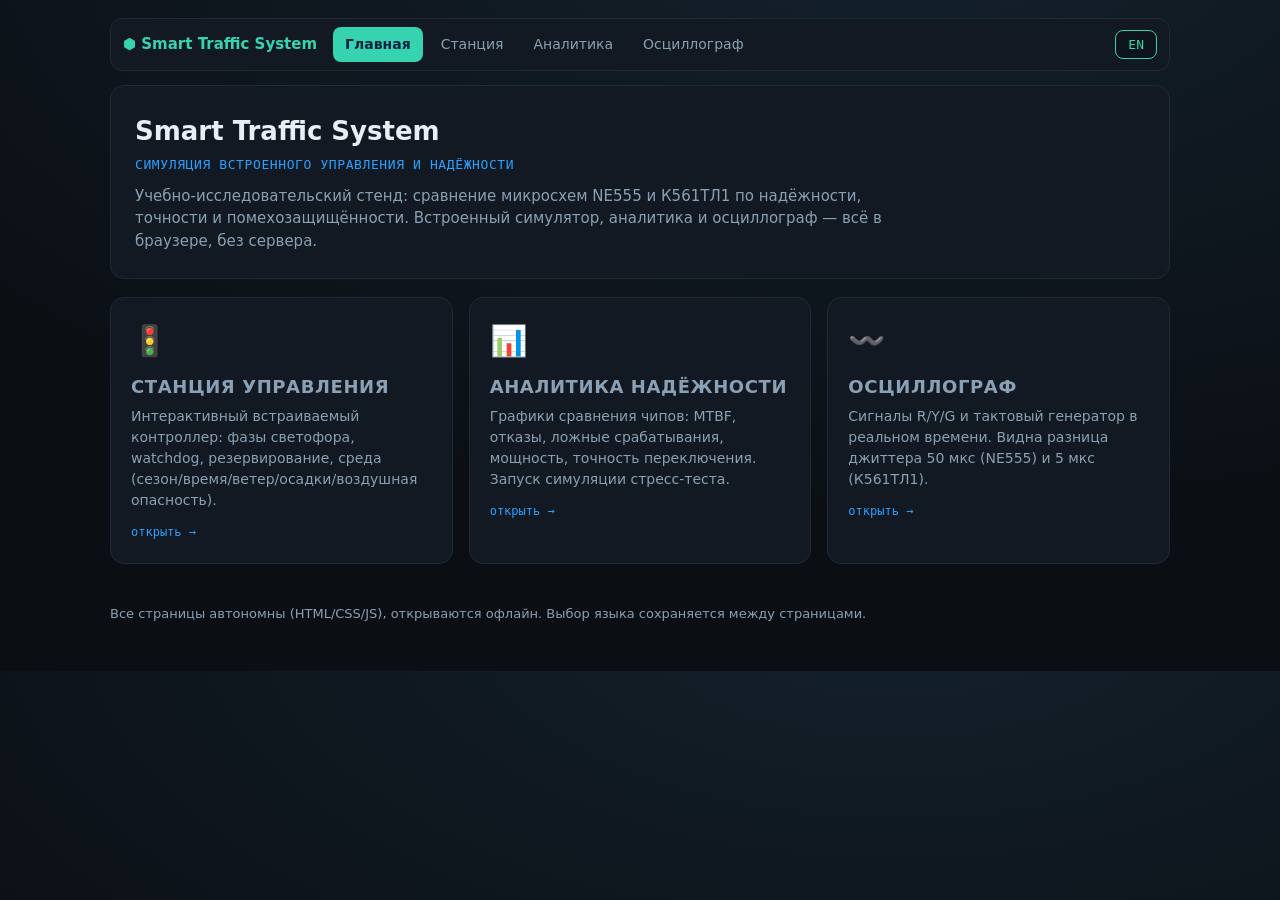
<file: index.html>
<!doctype html>
<html lang="ru">
<head>
<meta charset="utf-8">
<meta name="viewport" content="width=device-width, initial-scale=1">
<title>Smart Traffic System — Hub</title>
<link rel="stylesheet" href="css/base.css">
<link rel="stylesheet" href="css/home.css">
</head>
<body>
<div class="wrap">
  <nav class="nav">
    <a class="lg" href="index.html">⬢ Smart Traffic System</a>
    <a class="lnk active" href="index.html" data-ru="Главная" data-en="Home"></a>
    <a class="lnk" href="traffic_control_station.html" data-ru="Станция" data-en="Station"></a>
    <a class="lnk" href="analytics.html" data-ru="Аналитика" data-en="Analytics"></a>
    <a class="lnk" href="oscilloscope.html" data-ru="Осциллограф" data-en="Oscilloscope"></a>
    <span class="sp"></span>
    <button id="btnLang">EN</button>
  </nav>

  <div class="hero">
    <h1 data-ru="Smart Traffic System" data-en="Smart Traffic System"></h1>
    <div class="sub" data-ru="Симуляция встроенного управления и надёжности" data-en="Embedded Control &amp; Reliability Simulation"></div>
    <p data-ru="Учебно-исследовательский стенд: сравнение микросхем NE555 и К561ТЛ1 по надёжности, точности и помехозащищённости. Встроенный симулятор, аналитика и осциллограф — всё в браузере, без сервера."
       data-en="Research & teaching bench: comparing the NE555 and К561ТЛ1 chips on reliability, accuracy and noise immunity. Built-in simulator, analytics and oscilloscope — all in the browser, no server."></p>
  </div>

  <div class="cards">
    <a class="card" href="traffic_control_station.html">
      <div class="ic">🚦</div>
      <h3 data-ru="Станция управления" data-en="Control station"></h3>
      <p data-ru="Интерактивный встраиваемый контроллер: фазы светофора, watchdog, резервирование, среда (сезон/время/ветер/осадки/воздушная опасность)."
         data-en="Interactive embedded controller: signal phases, watchdog, failover, environment (season/time/wind/precipitation/air-raid)."></p>
      <span class="tag" data-ru="открыть →" data-en="open →"></span>
    </a>
    <a class="card" href="analytics.html">
      <div class="ic">📊</div>
      <h3 data-ru="Аналитика надёжности" data-en="Reliability analytics"></h3>
      <p data-ru="Графики сравнения чипов: MTBF, отказы, ложные срабатывания, мощность, точность переключения. Запуск симуляции стресс-теста."
         data-en="Chip comparison charts: MTBF, failures, false triggers, power, switching accuracy. Run a simulated stress test."></p>
      <span class="tag" data-ru="открыть →" data-en="open →"></span>
    </a>
    <a class="card" href="oscilloscope.html">
      <div class="ic">〰️</div>
      <h3 data-ru="Осциллограф" data-en="Oscilloscope"></h3>
      <p data-ru="Сигналы R/Y/G и тактовый генератор в реальном времени. Видна разница джиттера 50 мкс (NE555) и 5 мкс (К561ТЛ1)."
         data-en="Live R/Y/G signals and the timer clock. Shows the 50 µs (NE555) vs 5 µs (К561ТЛ1) jitter difference."></p>
      <span class="tag" data-ru="открыть →" data-en="open →"></span>
    </a>
  </div>

  <footer data-ru="Все страницы автономны (HTML/CSS/JS), открываются офлайн. Выбор языка сохраняется между страницами."
          data-en="All pages are standalone (HTML/CSS/JS) and open offline. Language choice persists across pages."></footer>
</div>
<script src="js/i18n.js"></script>
</body>
</html>
</file>
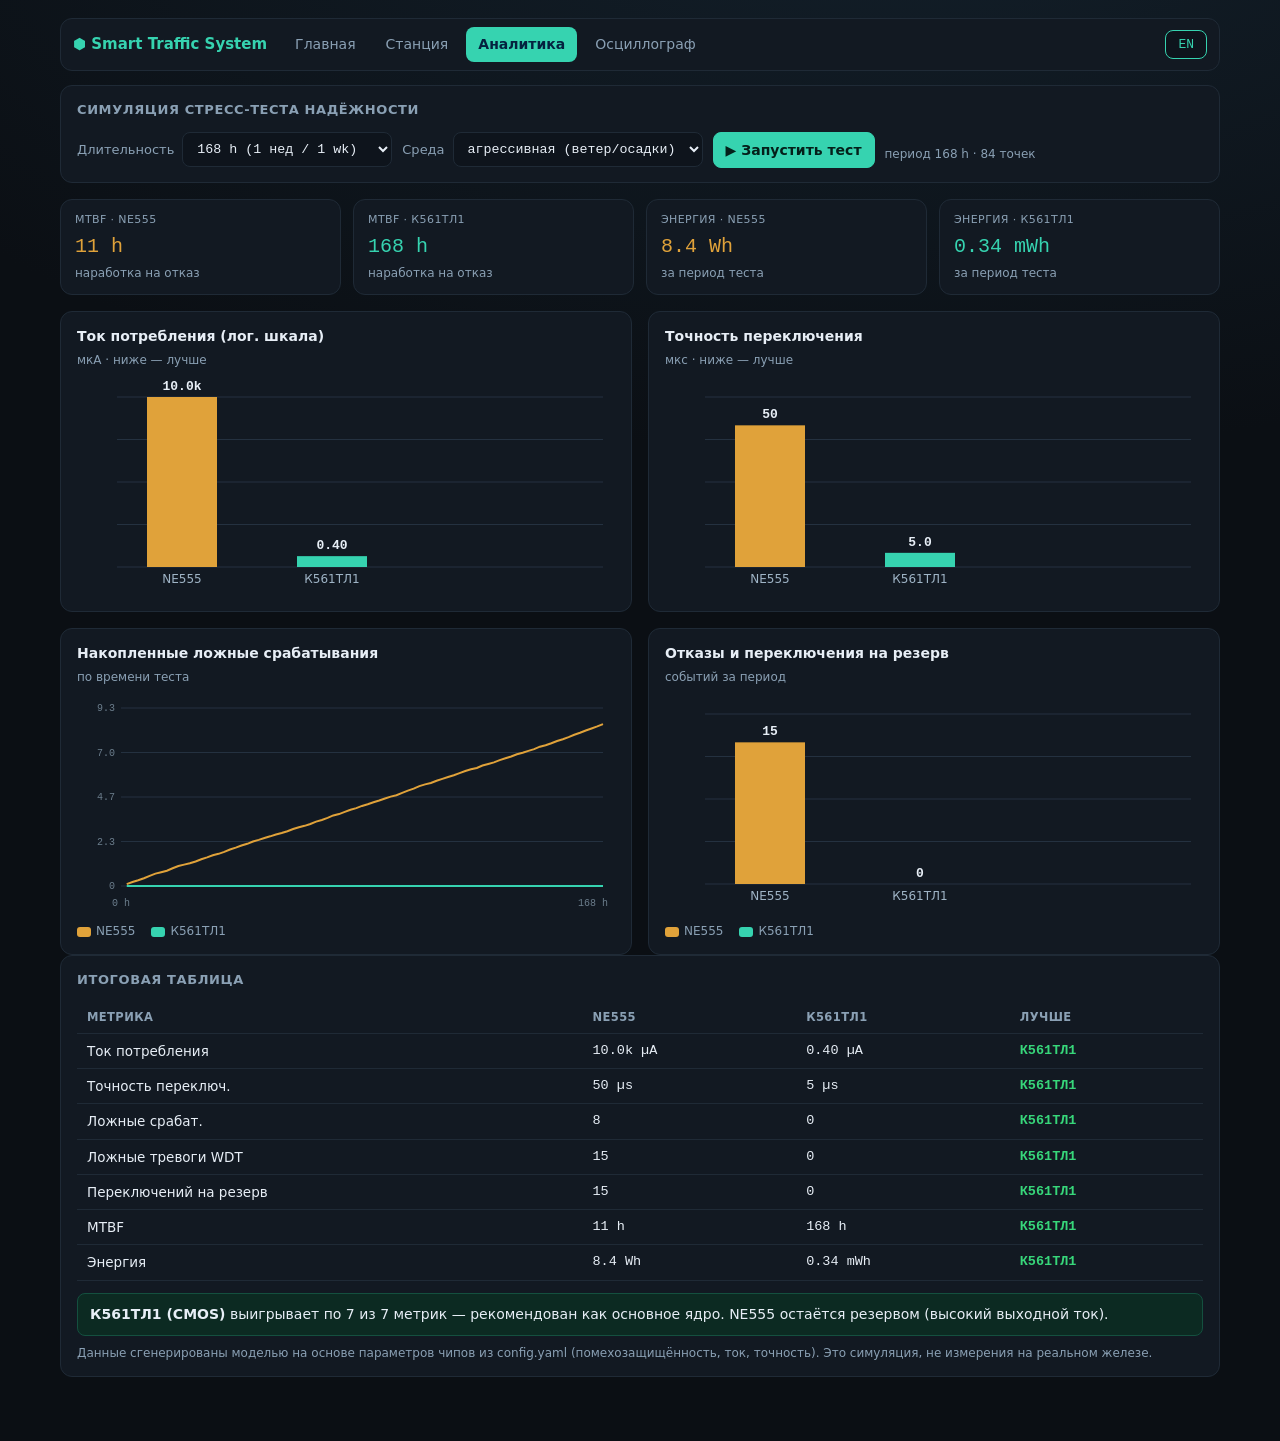
<file: analytics.html>
<!doctype html>
<html lang="ru">
<head>
<meta charset="utf-8">
<meta name="viewport" content="width=device-width, initial-scale=1">
<title>Аналитика надёжности — Reliability Analytics</title>
<link rel="stylesheet" href="css/base.css">
<link rel="stylesheet" href="css/analytics.css">
</head>
<body>
<div class="wrap">
  <nav class="nav">
    <a class="lg" href="index.html">⬢ Smart Traffic System</a>
    <a class="lnk" href="index.html" data-ru="Главная" data-en="Home"></a>
    <a class="lnk" href="traffic_control_station.html" data-ru="Станция" data-en="Station"></a>
    <a class="lnk active" href="analytics.html" data-ru="Аналитика" data-en="Analytics"></a>
    <a class="lnk" href="oscilloscope.html" data-ru="Осциллограф" data-en="Oscilloscope"></a>
    <span class="sp"></span>
    <button id="btnLang">EN</button>
  </nav>

  <section class="card">
    <h3 data-ru="Симуляция стресс-теста надёжности" data-en="Reliability stress-test simulation"></h3>
    <div class="row">
      <label class="fld"><span data-ru="Длительность" data-en="Duration"></span>
        <select id="dur">
          <option value="24">24 h</option>
          <option value="168" selected>168 h (1 нед / 1 wk)</option>
          <option value="720">720 h (1 мес / 1 mo)</option>
          <option value="8760">8760 h (1 год / 1 yr)</option>
        </select>
      </label>
      <label class="fld"><span data-ru="Среда" data-en="Environment"></span>
        <select id="cond">
          <option value="mild" data-ru="спокойная" data-en="mild"></option>
          <option value="harsh" selected data-ru="агрессивная (ветер/осадки)" data-en="harsh (wind/precip)"></option>
          <option value="extreme" data-ru="экстремальная" data-en="extreme"></option>
        </select>
      </label>
      <button id="btnRun" class="primary" data-ru="▶ Запустить тест" data-en="▶ Run test"></button>
      <span class="hint" id="runInfo"></span>
    </div>
  </section>

  <div class="cards">
    <div class="kpi"><div class="k" data-ru="MTBF · NE555" data-en="MTBF · NE555"></div><div class="v ne" id="k-mtbf-ne">—</div><div class="s" data-ru="наработка на отказ" data-en="mean time between failures"></div></div>
    <div class="kpi"><div class="k" data-ru="MTBF · К561ТЛ1" data-en="MTBF · К561ТЛ1"></div><div class="v k5" id="k-mtbf-k">—</div><div class="s" data-ru="наработка на отказ" data-en="mean time between failures"></div></div>
    <div class="kpi"><div class="k" data-ru="Энергия · NE555" data-en="Energy · NE555"></div><div class="v ne" id="k-pow-ne">—</div><div class="s" data-ru="за период теста" data-en="over test period"></div></div>
    <div class="kpi"><div class="k" data-ru="Энергия · К561ТЛ1" data-en="Energy · К561ТЛ1"></div><div class="v k5" id="k-pow-k">—</div><div class="s" data-ru="за период теста" data-en="over test period"></div></div>
  </div>

  <div class="charts">
    <div class="chart">
      <h4 data-ru="Ток потребления (лог. шкала)" data-en="Supply current (log scale)"></h4>
      <p class="cap" data-ru="мкА · ниже — лучше" data-en="µA · lower is better"></p>
      <canvas id="c-cur" width="520" height="220"></canvas>
    </div>
    <div class="chart">
      <h4 data-ru="Точность переключения" data-en="Switching accuracy"></h4>
      <p class="cap" data-ru="мкс · ниже — лучше" data-en="µs · lower is better"></p>
      <canvas id="c-acc" width="520" height="220"></canvas>
    </div>
    <div class="chart">
      <h4 data-ru="Накопленные ложные срабатывания" data-en="Cumulative false triggers"></h4>
      <p class="cap" data-ru="по времени теста" data-en="over test time"></p>
      <canvas id="c-ft" width="520" height="220"></canvas>
      <div class="legend">
        <span><i style="background:var(--ne)"></i>NE555</span>
        <span><i style="background:var(--k5)"></i>К561ТЛ1</span>
      </div>
    </div>
    <div class="chart">
      <h4 data-ru="Отказы и переключения на резерв" data-en="Failures &amp; failovers"></h4>
      <p class="cap" data-ru="событий за период" data-en="events over period"></p>
      <canvas id="c-fail" width="520" height="220"></canvas>
      <div class="legend">
        <span><i style="background:var(--ne)"></i>NE555</span>
        <span><i style="background:var(--k5)"></i>К561ТЛ1</span>
      </div>
    </div>
  </div>

  <section class="card">
    <h3 data-ru="Итоговая таблица" data-en="Summary table"></h3>
    <table>
      <thead><tr><th data-ru="Метрика" data-en="Metric"></th><th>NE555</th><th>К561ТЛ1</th><th data-ru="Лучше" data-en="Winner"></th></tr></thead>
      <tbody id="sumBody"></tbody>
    </table>
    <div class="rec" id="rec" style="margin-top:12px"></div>
    <p class="hint" data-ru="Данные сгенерированы моделью на основе параметров чипов из config.yaml (помехозащищённость, ток, точность). Это симуляция, не измерения на реальном железе." data-en="Data is generated by a model from the chip parameters in config.yaml (noise immunity, current, accuracy). This is a simulation, not real-hardware measurements."></p>
  </section>
</div>

<script src="js/i18n.js"></script>
<script src="js/analytics.js"></script>
</body>
</html>
</file>
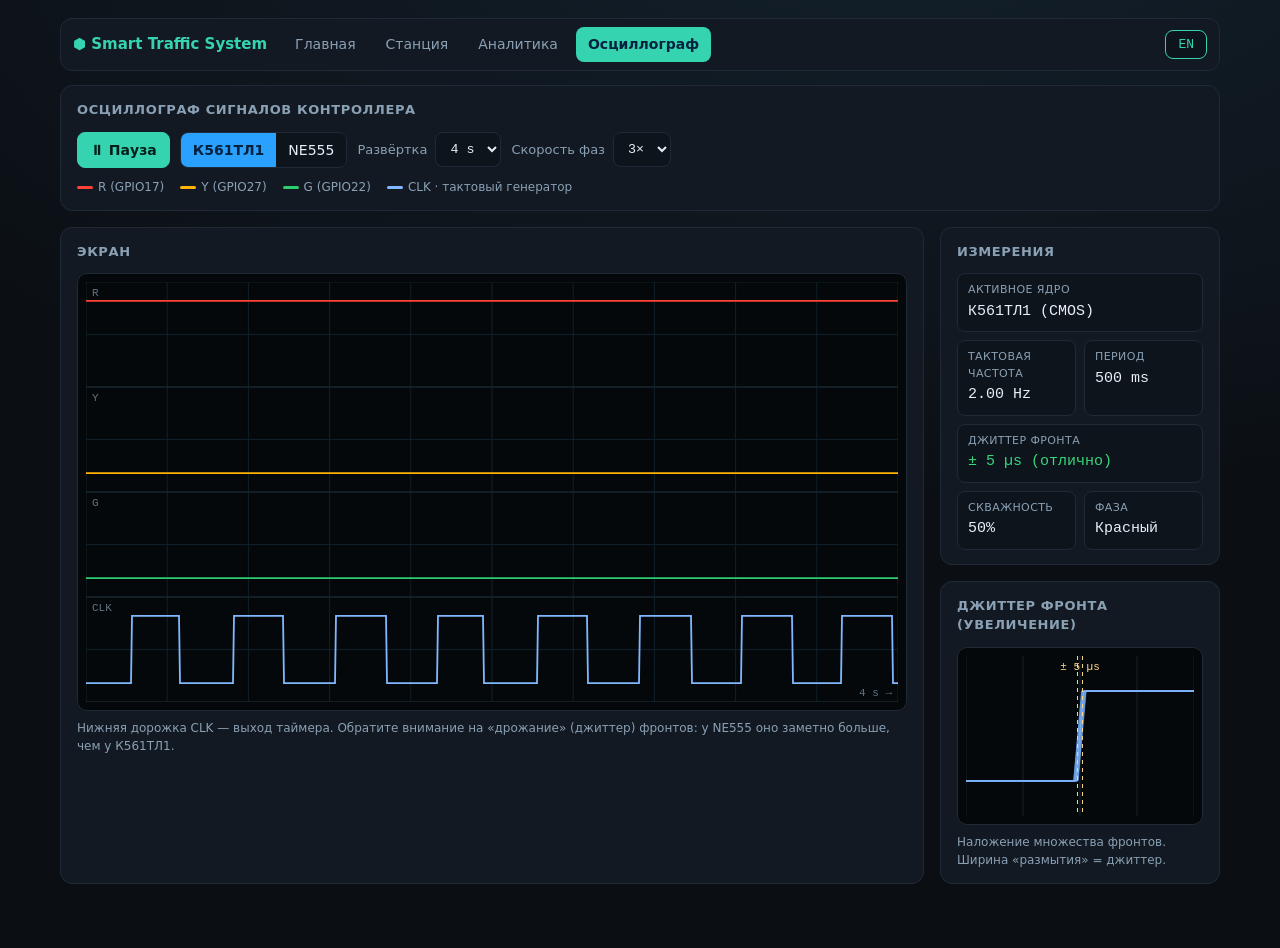
<file: oscilloscope.html>
<!doctype html>
<html lang="ru">
<head>
<meta charset="utf-8">
<meta name="viewport" content="width=device-width, initial-scale=1">
<title>Осциллограф — Oscilloscope</title>
<link rel="stylesheet" href="css/base.css">
<link rel="stylesheet" href="css/oscilloscope.css">
</head>
<body>
<div class="wrap">
  <nav class="nav">
    <a class="lg" href="index.html">⬢ Smart Traffic System</a>
    <a class="lnk" href="index.html" data-ru="Главная" data-en="Home"></a>
    <a class="lnk" href="traffic_control_station.html" data-ru="Станция" data-en="Station"></a>
    <a class="lnk" href="analytics.html" data-ru="Аналитика" data-en="Analytics"></a>
    <a class="lnk active" href="oscilloscope.html" data-ru="Осциллограф" data-en="Oscilloscope"></a>
    <span class="sp"></span>
    <button id="btnLang">EN</button>
  </nav>

  <section class="card">
    <h3 data-ru="Осциллограф сигналов контроллера" data-en="Controller signal oscilloscope"></h3>
    <div class="row">
      <button id="btnRun" class="primary" data-ru="⏸ Пауза" data-en="⏸ Pause"></button>
      <span class="seg" id="chipSel">
        <button data-chip="K561TL1" class="sel">К561ТЛ1</button>
        <button data-chip="NE555">NE555</button>
      </span>
      <label class="fld"><span data-ru="Развёртка" data-en="Time base"></span>
        <select id="tb">
          <option value="2">2 s</option>
          <option value="4" selected>4 s</option>
          <option value="8">8 s</option>
        </select>
      </label>
      <label class="fld"><span data-ru="Скорость фаз" data-en="Phase speed"></span>
        <select id="spd"><option value="1">1×</option><option value="3" selected>3×</option><option value="6">6×</option></select>
      </label>
    </div>
    <div class="legend" style="margin-top:10px">
      <span><i style="background:var(--red)"></i>R (GPIO17)</span>
      <span><i style="background:var(--amber)"></i>Y (GPIO27)</span>
      <span><i style="background:var(--green)"></i>G (GPIO22)</span>
      <span><i style="background:var(--clk)"></i><span data-ru="CLK · тактовый генератор" data-en="CLK · timer clock"></span></span>
    </div>
  </section>

  <div class="grid">
    <section class="card">
      <h3 data-ru="Экран" data-en="Screen"></h3>
      <div class="scopewrap"><canvas id="scope" width="820" height="420"></canvas></div>
      <p class="hint" data-ru="Нижняя дорожка CLK — выход таймера. Обратите внимание на «дрожание» (джиттер) фронтов: у NE555 оно заметно больше, чем у К561ТЛ1." data-en="The bottom CLK track is the timer output. Note the edge jitter: NE555 wobbles noticeably more than К561ТЛ1."></p>
    </section>

    <aside>
      <section class="card">
        <h3 data-ru="Измерения" data-en="Measurements"></h3>
        <div class="meas">
          <div class="kv full"><div class="k" data-ru="Активное ядро" data-en="Active core"></div><div class="v" id="m-chip">—</div></div>
          <div class="kv"><div class="k" data-ru="Тактовая частота" data-en="Clock freq"></div><div class="v" id="m-freq">—</div></div>
          <div class="kv"><div class="k" data-ru="Период" data-en="Period"></div><div class="v" id="m-per">—</div></div>
          <div class="kv full"><div class="k" data-ru="Джиттер фронта" data-en="Edge jitter"></div><div class="v" id="m-jit">—</div></div>
          <div class="kv"><div class="k" data-ru="Скважность" data-en="Duty"></div><div class="v" id="m-duty">50%</div></div>
          <div class="kv"><div class="k" data-ru="Фаза" data-en="Phase"></div><div class="v" id="m-phase">—</div></div>
        </div>
      </section>
      <section class="card">
        <h3 data-ru="Джиттер фронта (увеличение)" data-en="Edge jitter (zoom)"></h3>
        <div class="scopewrap"><canvas id="eye" width="280" height="160"></canvas></div>
        <p class="hint" data-ru="Наложение множества фронтов. Ширина «размытия» = джиттер." data-en="Many edges overlaid. The blur width = jitter."></p>
      </section>
    </aside>
  </div>
</div>

<script src="js/i18n.js"></script>
<script src="js/oscilloscope.js"></script>
</body>
</html>
</file>
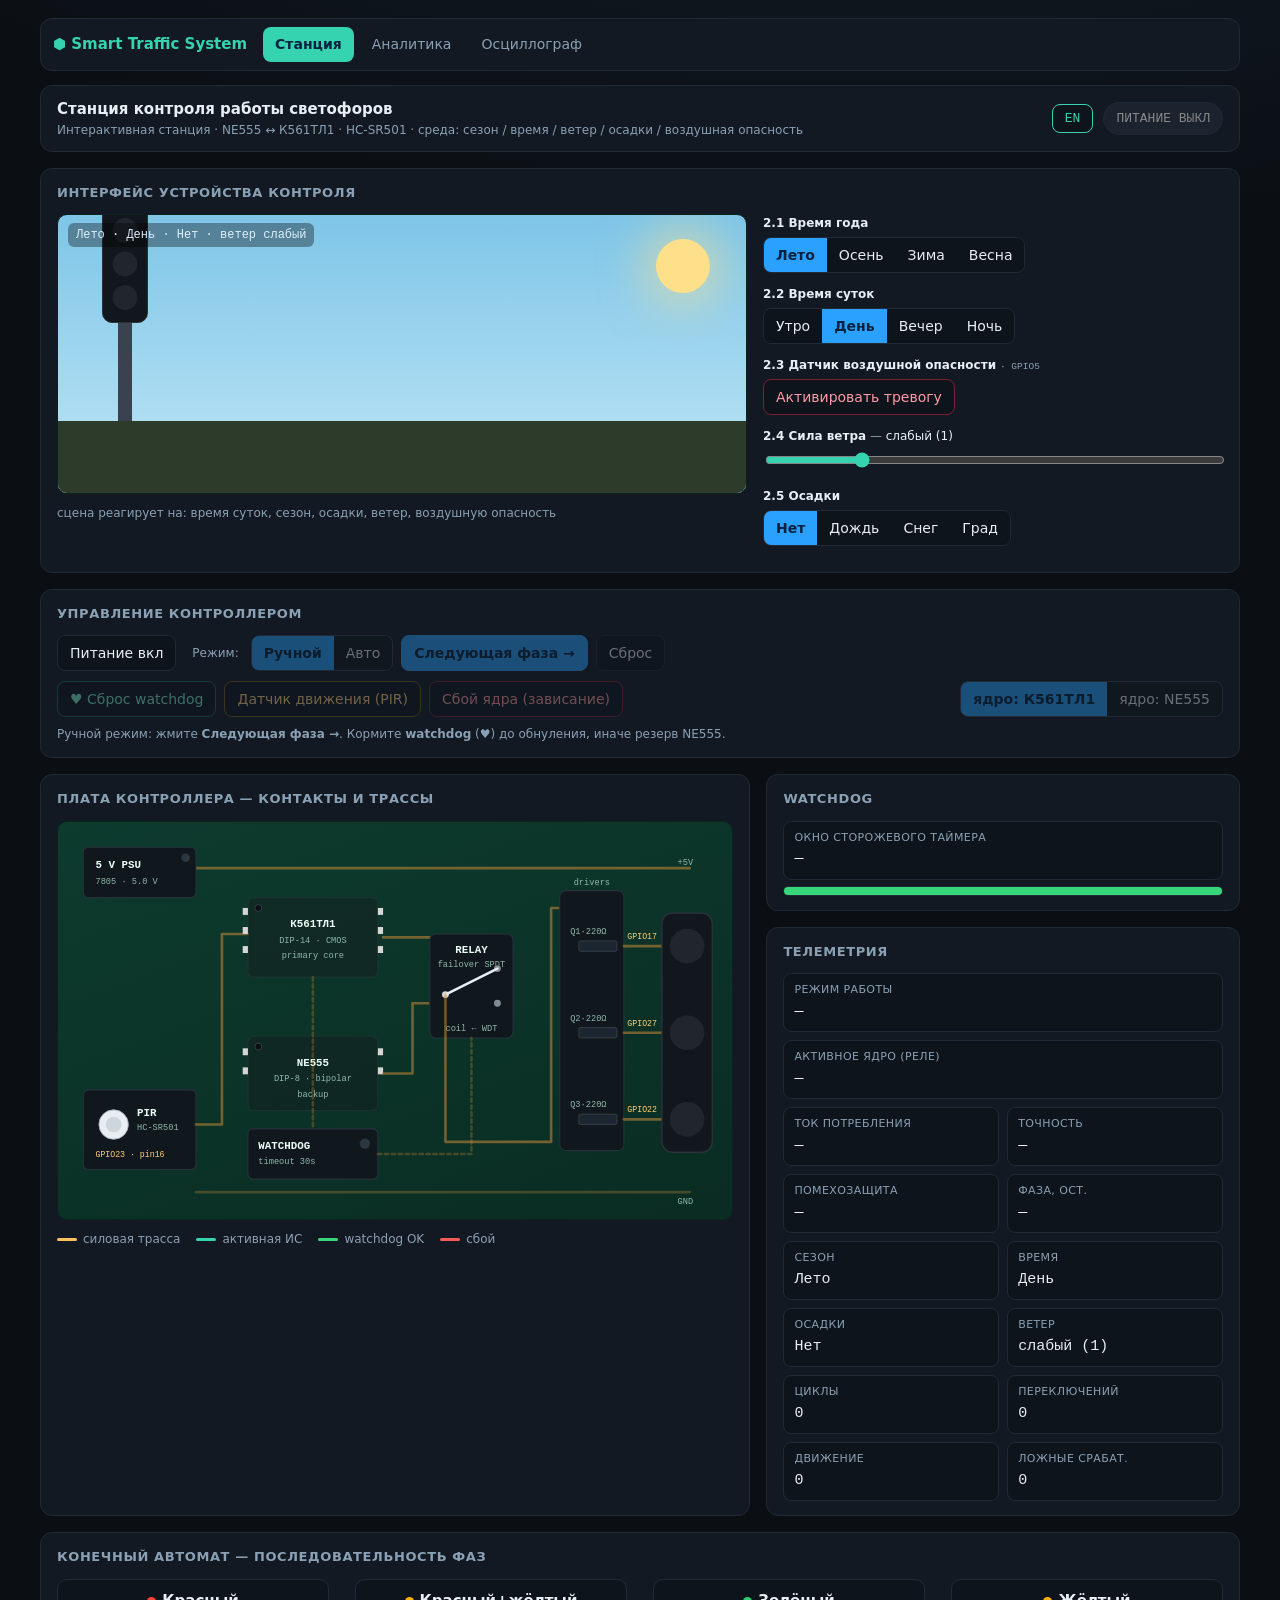
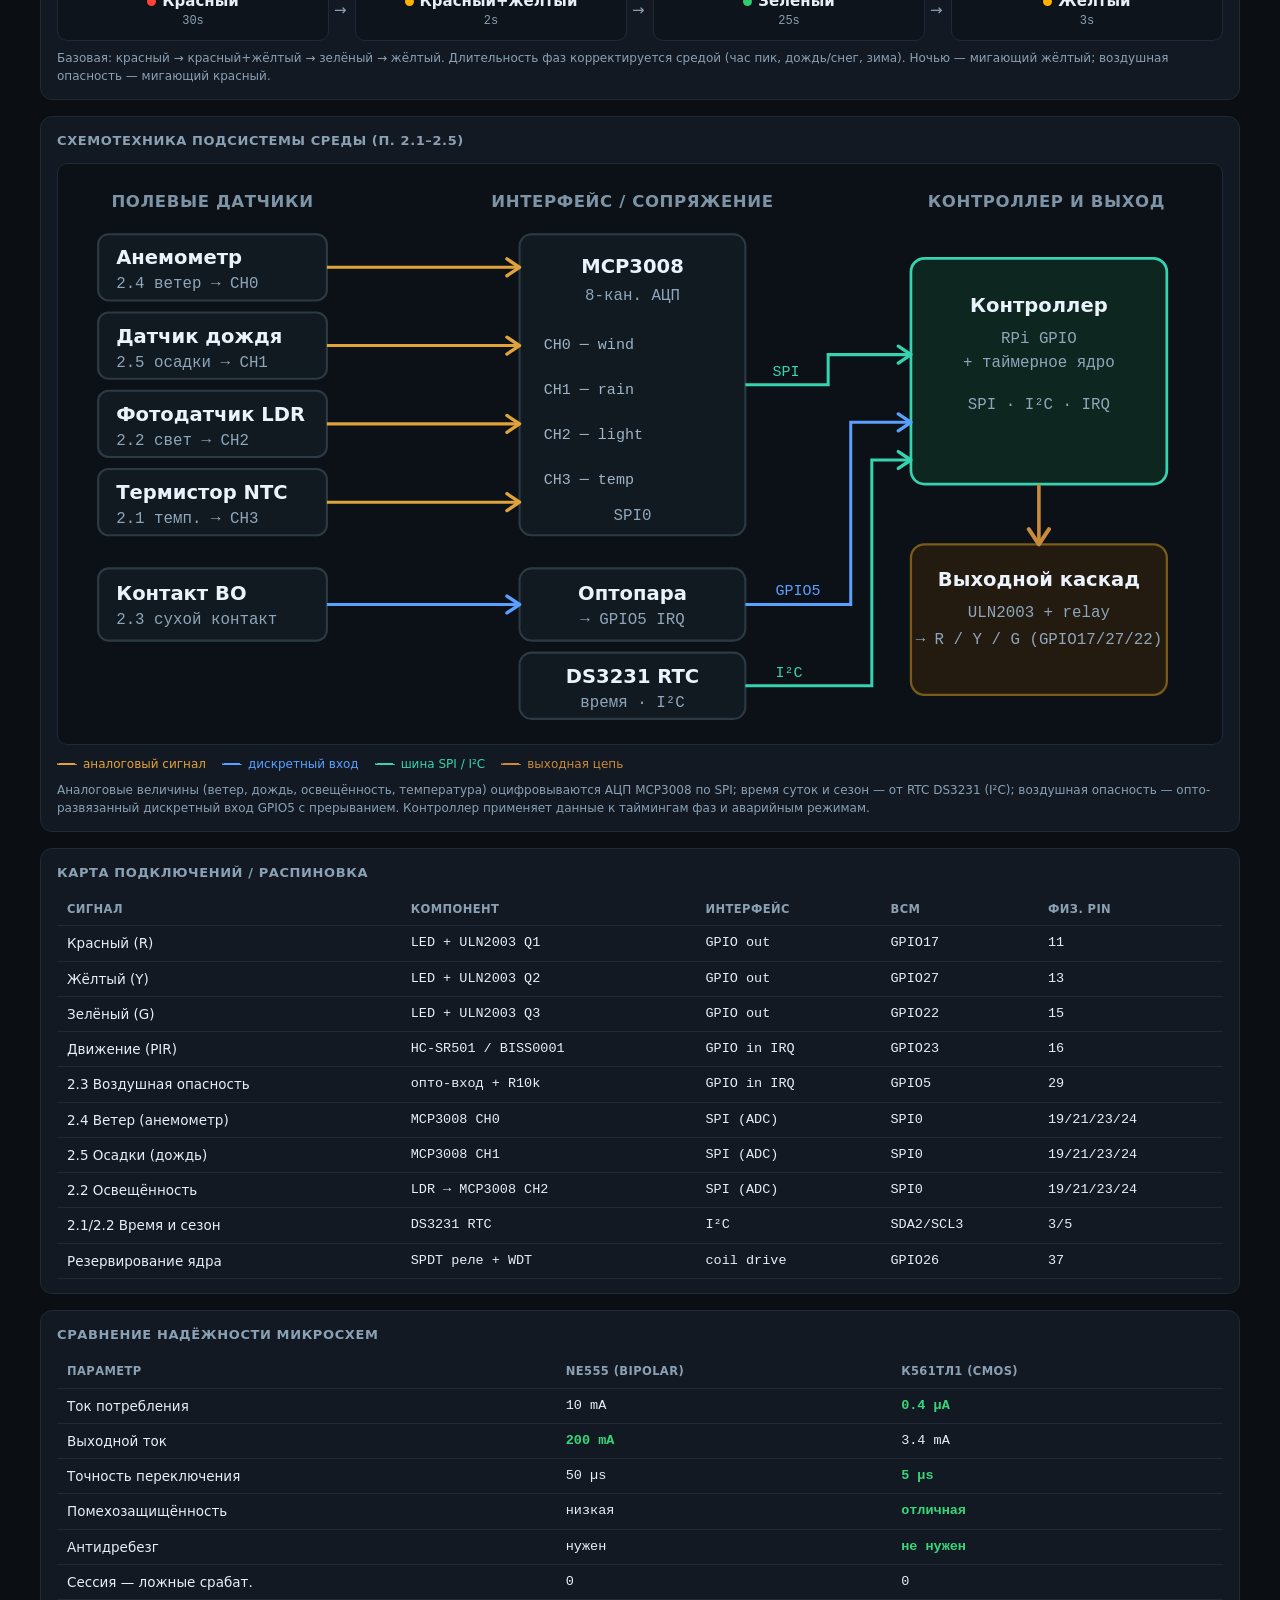
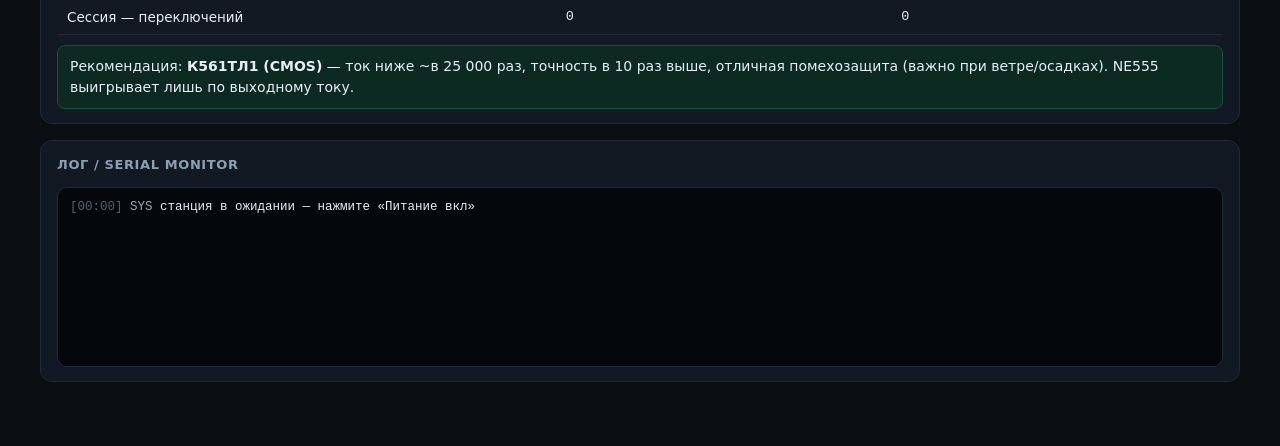
<file: traffic_control_station.html>
<!doctype html>
<html lang="ru">
<head>
<meta charset="utf-8">
<meta name="viewport" content="width=device-width, initial-scale=1">
<title>Станция контроля светофоров — Traffic Control Station</title>
<link rel="stylesheet" href="css/base.css">
<link rel="stylesheet" href="css/station.css">
</head>
<body>
<div class="wrap">
  <nav class="nav">
    <a class="lg" href="index.html">⬢ Smart Traffic System</a>
    <a class="lnk active" href="traffic_control_station.html" data-ru="Станция" data-en="Station"></a>
    <a class="lnk" href="analytics.html" data-ru="Аналитика" data-en="Analytics"></a>
    <a class="lnk" href="oscilloscope.html" data-ru="Осциллограф" data-en="Oscilloscope"></a>
  </nav>
  <header class="bar">
    <div class="brand">
      <span data-ru="Станция контроля работы светофоров" data-en="Traffic-light control station"></span>
      <small data-ru="Интерактивная станция · NE555 ↔ К561ТЛ1 · HC-SR501 · среда: сезон / время / ветер / осадки / воздушная опасность"
             data-en="Interactive station · NE555 ↔ К561ТЛ1 · HC-SR501 · environment: season / time / wind / precipitation / air-raid"></small>
    </div>
    <div class="right">
      <button id="btnLang">EN</button>
      <div id="status" class="pill off">—</div>
    </div>
  </header>

  <!-- ===================== OPERATOR INTERFACE WINDOW ===================== -->
  <section class="card">
    <h3 data-ru="Интерфейс устройства контроля" data-en="Operator console"></h3>
    <div class="grid">
      <div>
        <div class="scene" id="scene">
          <div class="scenetag" id="sceneTag">—</div>
          <canvas id="weather"></canvas>
          <div class="celest" id="celest"></div>
          <div class="ground" id="ground"></div>
          <div class="pole"></div>
          <div class="head">
            <svg viewBox="0 0 46 118" style="width:100%;height:100%">
              <circle id="sLampRed"   class="lamp red"   cx="23" cy="24" r="13"/>
              <circle id="sLampAmber" class="lamp amber" cx="23" cy="59" r="13"/>
              <circle id="sLampGreen" class="lamp green" cx="23" cy="94" r="13"/>
            </svg>
          </div>
          <div class="airbanner" id="airBanner">
            <div class="box">
              <span data-ru="🚨 ВОЗДУШНАЯ ОПАСНОСТЬ 🚨" data-en="🚨 AIR-RAID ALERT 🚨"></span>
              <small data-ru="режим мигающего красного · движение остановлено" data-en="flashing-red mode · movement halted"></small>
            </div>
          </div>
        </div>
        <div class="legend">
          <span data-ru="сцена реагирует на: время суток, сезон, осадки, ветер, воздушную опасность"
                data-en="scene reacts to: time of day, season, precipitation, wind, air-raid"></span>
        </div>
      </div>

      <div>
        <div class="field">
          <span class="lab"><b data-ru="2.1 Время года" data-en="2.1 Season"></b></span>
          <span class="seg env" data-key="season">
            <button data-val="summer" class="sel" data-ru="Лето" data-en="Summer"></button>
            <button data-val="autumn" data-ru="Осень" data-en="Autumn"></button>
            <button data-val="winter" data-ru="Зима" data-en="Winter"></button>
            <button data-val="spring" data-ru="Весна" data-en="Spring"></button>
          </span>
        </div>
        <div class="field">
          <span class="lab"><b data-ru="2.2 Время суток" data-en="2.2 Time of day"></b></span>
          <span class="seg env" data-key="tod">
            <button data-val="morning" data-ru="Утро" data-en="Morning"></button>
            <button data-val="day" class="sel" data-ru="День" data-en="Day"></button>
            <button data-val="evening" data-ru="Вечер" data-en="Evening"></button>
            <button data-val="night" data-ru="Ночь" data-en="Night"></button>
          </span>
        </div>
        <div class="field">
          <span class="lab"><b data-ru="2.3 Датчик воздушной опасности" data-en="2.3 Air-raid sensor"></b>
            <span class="pin" style="color:var(--muted)"> · GPIO5</span></span>
          <button id="btnAir" class="air"></button>
        </div>
        <div class="field">
          <span class="lab"><b data-ru="2.4 Сила ветра" data-en="2.4 Wind force"></b> — <span id="windLab"></span></span>
          <input id="wind" type="range" min="0" max="5" step="1" value="1" style="width:100%;accent-color:var(--accent)">
        </div>
        <div class="field">
          <span class="lab"><b data-ru="2.5 Осадки" data-en="2.5 Precipitation"></b></span>
          <span class="seg env" data-key="precip">
            <button data-val="none" class="sel" data-ru="Нет" data-en="None"></button>
            <button data-val="rain" data-ru="Дождь" data-en="Rain"></button>
            <button data-val="snow" data-ru="Снег" data-en="Snow"></button>
            <button data-val="hail" data-ru="Град" data-en="Hail"></button>
          </span>
        </div>
      </div>
    </div>
  </section>

  <!-- ===================== MASTER CONTROLS ===================== -->
  <section class="card">
    <h3 data-ru="Управление контроллером" data-en="Controller controls"></h3>
    <div class="row">
      <button id="btnPower"></button>
      <span class="hint" style="margin:0 4px 0 8px" data-ru="Режим:" data-en="Mode:"></span>
      <span class="seg" id="modeSel">
        <button data-mode="manual" class="sel" disabled data-ru="Ручной" data-en="Manual"></button>
        <button data-mode="auto" disabled data-ru="Авто" data-en="Auto"></button>
      </span>
      <button id="btnStep" class="step" disabled data-ru="Следующая фаза →" data-en="Next phase →"></button>
      <button id="btnRun" class="primary" disabled style="display:none"></button>
      <button id="btnReset" disabled data-ru="Сброс" data-en="Reset"></button>
      <label class="fld" id="speedWrap" style="display:none"><span data-ru="скорость" data-en="speed"></span>
        <input id="speed" type="range" min="1" max="20" step="1" value="5">
        <span id="speedV" class="v" style="font-family:var(--mono)">5×</span>
      </label>
    </div>
    <div class="row">
      <button id="btnHeart" class="heart" disabled data-ru="♥ Сброс watchdog" data-en="♥ Pet watchdog"></button>
      <button id="btnMotion" class="warnbtn" disabled data-ru="Датчик движения (PIR)" data-en="Motion sensor (PIR)"></button>
      <button id="btnFault" class="danger" disabled data-ru="Сбой ядра (зависание)" data-en="Inject fault (hang)"></button>
      <span class="seg" id="chipSel" style="margin-left:auto">
        <button data-chip="K561TL1" class="sel" disabled data-ru="ядро: К561ТЛ1" data-en="core: К561ТЛ1"></button>
        <button data-chip="NE555" disabled data-ru="ядро: NE555" data-en="core: NE555"></button>
      </span>
    </div>
    <p class="hint" id="modeHint"></p>
  </section>

  <div class="grid">
    <!-- ===================== CONTROLLER BOARD ===================== -->
    <section class="card">
      <h3 data-ru="Плата контроллера — контакты и трассы" data-en="Controller board — pins &amp; traces"></h3>
      <div class="boardwrap">
        <svg viewBox="0 0 760 440" role="img" aria-label="Controller board">
          <path class="trace" id="rail-vcc" d="M150 44 H720"/>
          <text class="silk m" x="724" y="40" text-anchor="end">+5V</text>
          <path class="trace" d="M150 418 H720" style="opacity:.3"/>
          <text class="silk m" x="724" y="432" text-anchor="end">GND</text>

          <rect class="blk" x="20" y="20" width="130" height="58" rx="6"/>
          <text class="silk t" x="34" y="44">5 V PSU</text>
          <text class="silk m" x="34" y="62">7805 · 5.0 V</text>
          <circle id="dot-pwr" cx="138" cy="32" r="5" fill="#2a3640"/>

          <rect class="blk" x="20" y="300" width="130" height="92" rx="6"/>
          <circle cx="55" cy="340" r="17" fill="#e8eef2" stroke="#9fb0bd"/>
          <circle cx="55" cy="340" r="9" fill="#cdd6dd"/>
          <text class="silk t" x="82" y="330">PIR</text>
          <text class="silk m" x="82" y="346">HC-SR501</text>
          <text class="pin" x="34" y="378">GPIO23 · pin16</text>
          <path class="trace" id="tr-pir" d="M150 340 H180 V120 H210"/>

          <g id="ic-primary">
            <rect class="chip-body active" x="210" y="78" width="150" height="92" rx="7"/>
            <circle cx="222" cy="90" r="4" fill="#0b0f14" stroke="#3a444c"/>
            <text class="silk t" id="ic1-name" x="285" y="112" text-anchor="middle">К561ТЛ1</text>
            <text class="silk m" id="ic1-pkg" x="285" y="130" text-anchor="middle">DIP-14 · CMOS</text>
            <text class="silk m" x="285" y="148" text-anchor="middle">primary core</text>
            <g class="pinpad">
              <rect x="204" y="90" width="6" height="8"/><rect x="204" y="112" width="6" height="8"/><rect x="204" y="134" width="6" height="8"/>
              <rect x="360" y="90" width="6" height="8"/><rect x="360" y="112" width="6" height="8"/><rect x="360" y="134" width="6" height="8"/>
            </g>
          </g>
          <g id="ic-backup">
            <rect class="chip-body dim" x="210" y="238" width="150" height="86" rx="7"/>
            <circle cx="222" cy="250" r="4" fill="#0b0f14" stroke="#3a444c"/>
            <text class="silk t" x="285" y="272" text-anchor="middle">NE555</text>
            <text class="silk m" x="285" y="290" text-anchor="middle">DIP-8 · bipolar</text>
            <text class="silk m" x="285" y="308" text-anchor="middle">backup</text>
            <g class="pinpad">
              <rect x="204" y="252" width="6" height="8"/><rect x="204" y="274" width="6" height="8"/>
              <rect x="360" y="252" width="6" height="8"/><rect x="360" y="274" width="6" height="8"/>
            </g>
          </g>
          <path class="trace" id="tr-ic1" d="M366 124 H420"/>
          <path class="trace" id="tr-ic2" d="M366 281 H400 V200 H420"/>

          <g id="relay">
            <rect class="blk" x="420" y="120" width="96" height="120" rx="7"/>
            <text class="silk t" x="468" y="142" text-anchor="middle">RELAY</text>
            <text class="silk m" x="468" y="158" text-anchor="middle">failover SPDT</text>
            <circle cx="438" cy="190" r="4" fill="#d6d6d6"/>
            <circle cx="498" cy="160" r="4" fill="#7f8a92"/>
            <circle cx="498" cy="200" r="4" fill="#7f8a92"/>
            <line id="relay-arm" x1="438" y1="190" x2="498" y2="160" stroke="#e8eef2" stroke-width="3" stroke-linecap="round"/>
            <text class="silk m" x="468" y="232" text-anchor="middle">coil ← WDT</text>
          </g>
          <path class="trace" id="tr-common" d="M438 190 V360 H560 V90 H570"/>

          <g id="watchdog">
            <rect class="blk" x="210" y="345" width="150" height="58" rx="6"/>
            <text class="silk t" x="222" y="368">WATCHDOG</text>
            <circle id="dot-wdt" cx="345" cy="362" r="6" fill="#2a3640"/>
            <text class="silk m" x="222" y="386">timeout 30s</text>
          </g>
          <path class="trace" d="M285 170 V345" style="opacity:.3;stroke-dasharray:4 4"/>
          <path class="trace" d="M360 374 H468 V240" style="opacity:.3;stroke-dasharray:4 4"/>

          <g id="drivers">
            <rect class="blk" x="570" y="70" width="74" height="300" rx="7"/>
            <text class="silk m" x="607" y="64" text-anchor="middle">drivers</text>
            <text class="silk m" x="582" y="120">Q1·220Ω</text>
            <text class="silk m" x="582" y="220">Q2·220Ω</text>
            <text class="silk m" x="582" y="320">Q3·220Ω</text>
            <rect x="592" y="128" width="44" height="12" rx="2" fill="#1c2630" stroke="#37424c"/>
            <rect x="592" y="228" width="44" height="12" rx="2" fill="#1c2630" stroke="#37424c"/>
            <rect x="592" y="328" width="44" height="12" rx="2" fill="#1c2630" stroke="#37424c"/>
          </g>
          <path class="trace" id="tr-red"   d="M644 134 H690"/>
          <path class="trace" id="tr-amber" d="M644 234 H690"/>
          <path class="trace" id="tr-green" d="M644 334 H690"/>
          <text class="pin" x="648" y="126">GPIO17</text>
          <text class="pin" x="648" y="226">GPIO27</text>
          <text class="pin" x="648" y="326">GPIO22</text>

          <rect x="688" y="96" width="58" height="276" rx="12" fill="#11171c" stroke="#2b333a" stroke-width="1.5"/>
          <circle id="lampRed"   class="lamp red"   cx="717" cy="134" r="20"/>
          <circle id="lampAmber" class="lamp amber" cx="717" cy="234" r="20"/>
          <circle id="lampGreen" class="lamp green" cx="717" cy="334" r="20"/>
        </svg>
      </div>
      <div class="legend">
        <span><i style="background:var(--copper-lit)"></i><span data-ru="силовая трасса" data-en="power trace"></span></span>
        <span><i style="background:var(--accent)"></i><span data-ru="активная ИС" data-en="active IC"></span></span>
        <span><i style="background:var(--ok)"></i>watchdog OK</span>
        <span><i style="background:var(--danger)"></i><span data-ru="сбой" data-en="fault"></span></span>
      </div>
    </section>

    <!-- ===================== TELEMETRY ===================== -->
    <aside>
      <section class="card">
        <h3>Watchdog</h3>
        <div class="kv full"><div class="k" data-ru="Окно сторожевого таймера" data-en="Watchdog window"></div><div class="v" id="t-wdt">—</div></div>
        <div class="gauge"><i id="wdtBar"></i></div>
      </section>
      <section class="card">
        <h3 data-ru="Телеметрия" data-en="Telemetry"></h3>
        <div class="tele">
          <div class="kv full"><div class="k" data-ru="Режим работы" data-en="Operating mode"></div><div class="v" id="t-eff">—</div></div>
          <div class="kv full"><div class="k" data-ru="Активное ядро (реле)" data-en="Active core (relay)"></div><div class="v" id="t-chip">—</div></div>
          <div class="kv"><div class="k" data-ru="Ток потребления" data-en="Supply current"></div><div class="v" id="t-isup">—</div></div>
          <div class="kv"><div class="k" data-ru="Точность" data-en="Accuracy"></div><div class="v" id="t-acc">—</div></div>
          <div class="kv"><div class="k" data-ru="Помехозащита" data-en="Noise immunity"></div><div class="v" id="t-noise">—</div></div>
          <div class="kv"><div class="k" data-ru="Фаза, ост." data-en="Phase left"></div><div class="v" id="t-rem">—</div></div>
          <div class="kv"><div class="k" data-ru="Сезон" data-en="Season"></div><div class="v" id="t-season">—</div></div>
          <div class="kv"><div class="k" data-ru="Время" data-en="Time"></div><div class="v" id="t-tod">—</div></div>
          <div class="kv"><div class="k" data-ru="Осадки" data-en="Precip."></div><div class="v" id="t-precip">—</div></div>
          <div class="kv"><div class="k" data-ru="Ветер" data-en="Wind"></div><div class="v" id="t-wind">—</div></div>
          <div class="kv"><div class="k" data-ru="Циклы" data-en="Cycles"></div><div class="v" id="t-cyc">0</div></div>
          <div class="kv"><div class="k" data-ru="Переключений" data-en="Failovers"></div><div class="v" id="t-fo">0</div></div>
          <div class="kv"><div class="k" data-ru="Движение" data-en="Motion"></div><div class="v" id="t-mo">0</div></div>
          <div class="kv"><div class="k" data-ru="Ложные срабат." data-en="False triggers"></div><div class="v" id="t-ft">0</div></div>
        </div>
      </section>
    </aside>
  </div>

  <!-- ===================== FSM ===================== -->
  <section class="card">
    <h3 data-ru="Конечный автомат — последовательность фаз" data-en="State machine — phase sequence"></h3>
    <div class="fsm" id="fsm"></div>
    <p class="hint" data-ru="Базовая: красный → красный+жёлтый → зелёный → жёлтый. Длительность фаз корректируется средой (час пик, дождь/снег, зима). Ночью — мигающий жёлтый; воздушная опасность — мигающий красный."
       data-en="Base: red → red+yellow → green → yellow. Phase durations are adjusted by the environment (rush hour, rain/snow, winter). Night → flashing yellow; air-raid → flashing red."></p>
  </section>

  <!-- ===================== SENSOR / I-O SCHEMATIC (clean) ===================== -->
  <section class="card">
    <h3 data-ru="Схемотехника подсистемы среды (п. 2.1–2.5)" data-en="Environment sensor &amp; I/O subsystem (items 2.1–2.5)"></h3>
    <div class="schemwrap">
      <svg viewBox="0 0 760 372" role="img" aria-label="Sensor and I/O subsystem">
        <defs>
          <marker id="ah" viewBox="0 0 10 10" refX="8" refY="5" markerWidth="7" markerHeight="7" orient="auto-start-reverse">
            <path d="M2 1L8 5L2 9" fill="none" stroke="context-stroke" stroke-width="1.6" stroke-linecap="round" stroke-linejoin="round"/>
          </marker>
        </defs>

        <!-- column headers -->
        <text class="scol" x="96"  y="22" text-anchor="middle" data-ru="Полевые датчики" data-en="Field sensors"></text>
        <text class="scol" x="375" y="22" text-anchor="middle" data-ru="Интерфейс / сопряжение" data-en="Signal interface"></text>
        <text class="scol" x="650" y="22" text-anchor="middle" data-ru="Контроллер и выход" data-en="Controller &amp; output"></text>

        <!-- field sensors -->
        <g id="s-wind"><rect class="sb" x="20" y="40" width="152" height="44" rx="7"/>
          <text class="stitle" x="32" y="60" data-ru="Анемометр" data-en="Anemometer"></text>
          <text class="ssub" x="32" y="76" data-ru="2.4 ветер → CH0" data-en="2.4 wind → CH0"></text></g>
        <g id="s-rain"><rect class="sb" x="20" y="92" width="152" height="44" rx="7"/>
          <text class="stitle" x="32" y="112" data-ru="Датчик дождя" data-en="Rain sensor"></text>
          <text class="ssub" x="32" y="128" data-ru="2.5 осадки → CH1" data-en="2.5 precip → CH1"></text></g>
        <g id="s-ldr"><rect class="sb" x="20" y="144" width="152" height="44" rx="7"/>
          <text class="stitle" x="32" y="164" data-ru="Фотодатчик LDR" data-en="LDR light sensor"></text>
          <text class="ssub" x="32" y="180" data-ru="2.2 свет → CH2" data-en="2.2 light → CH2"></text></g>
        <g id="s-ntc"><rect class="sb" x="20" y="196" width="152" height="44" rx="7"/>
          <text class="stitle" x="32" y="216" data-ru="Термистор NTC" data-en="NTC thermistor"></text>
          <text class="ssub" x="32" y="232" data-ru="2.1 темп. → CH3" data-en="2.1 temp → CH3"></text></g>
        <g id="s-air"><rect class="sb" x="20" y="262" width="152" height="48" rx="7"/>
          <text class="stitle" x="32" y="283" data-ru="Контакт ВО" data-en="Air-raid contact"></text>
          <text class="ssub" x="32" y="299" data-ru="2.3 сухой контакт" data-en="2.3 dry contact"></text></g>

        <!-- interface column -->
        <g id="b-adc"><rect class="sb" x="300" y="40" width="150" height="200" rx="8"/>
          <text class="stitle" x="375" y="66" text-anchor="middle">MCP3008</text>
          <text class="ssub" x="375" y="84" text-anchor="middle" data-ru="8-кан. АЦП" data-en="8-ch ADC"></text>
          <text class="slbl" x="316" y="116">CH0 ─ wind</text>
          <text class="slbl" x="316" y="146">CH1 ─ rain</text>
          <text class="slbl" x="316" y="176">CH2 ─ light</text>
          <text class="slbl" x="316" y="206">CH3 ─ temp</text>
          <text class="ssub" x="375" y="230" text-anchor="middle">SPI0</text></g>
        <g id="b-opto"><rect class="sb" x="300" y="262" width="150" height="48" rx="8"/>
          <text class="stitle" x="375" y="283" text-anchor="middle" data-ru="Оптопара" data-en="Opto-isolator"></text>
          <text class="ssub" x="375" y="299" text-anchor="middle">→ GPIO5 IRQ</text></g>
        <g id="b-rtc"><rect class="sb" x="300" y="318" width="150" height="44" rx="8"/>
          <text class="stitle" x="375" y="338" text-anchor="middle">DS3231 RTC</text>
          <text class="ssub" x="375" y="354" text-anchor="middle" data-ru="время · I²C" data-en="time · I²C"></text></g>

        <!-- controller + output -->
        <g><rect class="sb core" x="560" y="56" width="170" height="150" rx="9"/>
          <text class="stitle" x="645" y="92" text-anchor="middle" data-ru="Контроллер" data-en="Controller"></text>
          <text class="ssub" x="645" y="112" text-anchor="middle">RPi GPIO</text>
          <text class="ssub" x="645" y="128" text-anchor="middle" data-ru="+ таймерное ядро" data-en="+ timer core"></text>
          <text class="ssub" x="645" y="156" text-anchor="middle">SPI · I²C · IRQ</text></g>
        <g><rect class="sb out" x="560" y="246" width="170" height="100" rx="9"/>
          <text class="stitle" x="645" y="274" text-anchor="middle" data-ru="Выходной каскад" data-en="Output stage"></text>
          <text class="ssub" x="645" y="294" text-anchor="middle">ULN2003 + relay</text>
          <text class="ssub" x="645" y="312" text-anchor="middle">→ R / Y / G (GPIO17/27/22)</text></g>

        <!-- analog links sensors -> ADC -->
        <path class="ln-an" d="M172 62  H300" marker-end="url(#ah)"/>
        <path class="ln-an" d="M172 114 H300" marker-end="url(#ah)"/>
        <path class="ln-an" d="M172 166 H300" marker-end="url(#ah)"/>
        <path class="ln-an" d="M172 218 H300" marker-end="url(#ah)"/>
        <!-- digital link air -> opto -->
        <path class="ln-di" d="M172 286 H300" marker-end="url(#ah)"/>
        <!-- interface -> controller -->
        <path class="ln-bus" d="M450 140 H505 V120 H560" marker-end="url(#ah)"/>
        <text class="slbl" x="468" y="134" style="fill:var(--bus)">SPI</text>
        <path class="ln-di"  d="M450 286 H520 V165 H560" marker-end="url(#ah)"/>
        <text class="slbl" x="470" y="280" style="fill:var(--digital)">GPIO5</text>
        <path class="ln-bus" d="M450 340 H534 V190 H560" marker-end="url(#ah)"/>
        <text class="slbl" x="470" y="334" style="fill:var(--bus)">I²C</text>
        <!-- controller -> output -->
        <path class="ln-pwr" d="M645 206 V246" marker-end="url(#ah)"/>
      </svg>
    </div>
    <div class="legend">
      <span style="color:var(--analog)"><i class="dash"></i><span data-ru="аналоговый сигнал" data-en="analog signal"></span></span>
      <span style="color:var(--digital)"><i class="dash"></i><span data-ru="дискретный вход" data-en="digital input"></span></span>
      <span style="color:var(--bus)"><i class="dash"></i><span data-ru="шина SPI / I²C" data-en="SPI / I²C bus"></span></span>
      <span style="color:var(--copper)"><i class="dash"></i><span data-ru="выходная цепь" data-en="output path"></span></span>
    </div>
    <p class="hint" data-ru="Аналоговые величины (ветер, дождь, освещённость, температура) оцифровываются АЦП MCP3008 по SPI; время суток и сезон — от RTC DS3231 (I²C); воздушная опасность — опто-развязанный дискретный вход GPIO5 с прерыванием. Контроллер применяет данные к таймингам фаз и аварийным режимам."
       data-en="Analog quantities (wind, rain, light, temperature) are digitised by the MCP3008 ADC over SPI; time of day and season come from the DS3231 RTC (I²C); air-raid is an opto-isolated digital input on GPIO5 with interrupt. The controller applies these to phase timings and emergency modes."></p>
  </section>

  <!-- ===================== CONNECTIONS TABLE ===================== -->
  <section class="card">
    <h3 data-ru="Карта подключений / распиновка" data-en="Pinout &amp; connections"></h3>
    <table>
      <thead><tr>
        <th data-ru="Сигнал" data-en="Signal"></th>
        <th data-ru="Компонент" data-en="Component"></th>
        <th data-ru="Интерфейс" data-en="Interface"></th>
        <th>BCM</th><th data-ru="Физ. pin" data-en="Phys. pin"></th>
      </tr></thead>
      <tbody>
        <tr><td data-ru="Красный (R)" data-en="Red (R)"></td><td class="mono">LED + ULN2003 Q1</td><td class="mono">GPIO out</td><td class="mono">GPIO17</td><td class="mono">11</td></tr>
        <tr><td data-ru="Жёлтый (Y)" data-en="Yellow (Y)"></td><td class="mono">LED + ULN2003 Q2</td><td class="mono">GPIO out</td><td class="mono">GPIO27</td><td class="mono">13</td></tr>
        <tr><td data-ru="Зелёный (G)" data-en="Green (G)"></td><td class="mono">LED + ULN2003 Q3</td><td class="mono">GPIO out</td><td class="mono">GPIO22</td><td class="mono">15</td></tr>
        <tr><td data-ru="Движение (PIR)" data-en="Motion (PIR)"></td><td class="mono">HC-SR501 / BISS0001</td><td class="mono">GPIO in IRQ</td><td class="mono">GPIO23</td><td class="mono">16</td></tr>
        <tr><td data-ru="2.3 Воздушная опасность" data-en="2.3 Air-raid"></td><td class="mono" data-ru="опто-вход + R10k" data-en="opto-input + R10k"></td><td class="mono">GPIO in IRQ</td><td class="mono">GPIO5</td><td class="mono">29</td></tr>
        <tr><td data-ru="2.4 Ветер (анемометр)" data-en="2.4 Wind (anemometer)"></td><td class="mono">MCP3008 CH0</td><td class="mono">SPI (ADC)</td><td class="mono">SPI0</td><td class="mono">19/21/23/24</td></tr>
        <tr><td data-ru="2.5 Осадки (дождь)" data-en="2.5 Precipitation (rain)"></td><td class="mono">MCP3008 CH1</td><td class="mono">SPI (ADC)</td><td class="mono">SPI0</td><td class="mono">19/21/23/24</td></tr>
        <tr><td data-ru="2.2 Освещённость" data-en="2.2 Light level"></td><td class="mono">LDR → MCP3008 CH2</td><td class="mono">SPI (ADC)</td><td class="mono">SPI0</td><td class="mono">19/21/23/24</td></tr>
        <tr><td data-ru="2.1/2.2 Время и сезон" data-en="2.1/2.2 Time &amp; season"></td><td class="mono">DS3231 RTC</td><td class="mono">I²C</td><td class="mono">SDA2/SCL3</td><td class="mono">3/5</td></tr>
        <tr><td data-ru="Резервирование ядра" data-en="Core redundancy"></td><td class="mono" data-ru="SPDT реле + WDT" data-en="SPDT relay + WDT"></td><td class="mono">coil drive</td><td class="mono">GPIO26</td><td class="mono">37</td></tr>
      </tbody>
    </table>
  </section>

  <!-- ===================== RELIABILITY ===================== -->
  <section class="card">
    <h3 data-ru="Сравнение надёжности микросхем" data-en="Chip reliability comparison"></h3>
    <table>
      <thead><tr><th data-ru="Параметр" data-en="Parameter"></th><th>NE555 (bipolar)</th><th>К561ТЛ1 (CMOS)</th></tr></thead>
      <tbody>
        <tr><td data-ru="Ток потребления" data-en="Supply current"></td><td class="mono">10 mA</td><td class="mono win">0.4 µA</td></tr>
        <tr><td data-ru="Выходной ток" data-en="Output current"></td><td class="mono win">200 mA</td><td class="mono">3.4 mA</td></tr>
        <tr><td data-ru="Точность переключения" data-en="Switching accuracy"></td><td class="mono">50 µs</td><td class="mono win">5 µs</td></tr>
        <tr><td data-ru="Помехозащищённость" data-en="Noise immunity"></td><td class="mono" data-ru="низкая" data-en="poor"></td><td class="mono win" data-ru="отличная" data-en="excellent"></td></tr>
        <tr><td data-ru="Антидребезг" data-en="Debounce"></td><td class="mono" data-ru="нужен" data-en="needed"></td><td class="mono win" data-ru="не нужен" data-en="not needed"></td></tr>
        <tr><td data-ru="Сессия — ложные срабат." data-en="Session — false triggers"></td><td class="mono" id="c-ft-ne">0</td><td class="mono" id="c-ft-k">0</td></tr>
        <tr><td data-ru="Сессия — переключений" data-en="Session — failovers"></td><td class="mono" id="c-fo-ne">0</td><td class="mono" id="c-fo-k">0</td></tr>
      </tbody>
    </table>
    <div class="rec">
      <span data-ru="Рекомендация: " data-en="Recommendation: "></span><b>К561ТЛ1 (CMOS)</b>
      <span data-ru=" — ток ниже ~в 25 000 раз, точность в 10 раз выше, отличная помехозащита (важно при ветре/осадках). NE555 выигрывает лишь по выходному току."
            data-en=" — ~25 000× lower supply current, 10× tighter accuracy, excellent noise immunity (matters in wind/precipitation). NE555 wins only on raw output drive."></span>
    </div>
  </section>

  <!-- ===================== CONSOLE ===================== -->
  <section class="card">
    <h3 data-ru="Лог / Serial monitor" data-en="Log / serial monitor"></h3>
    <div class="term" id="term"></div>
  </section>
</div>

<script src="js/i18n.js"></script>
<script src="js/station.js"></script>
</body>
</html>
</file>
<file: css/base.css>
/* ===== Smart Traffic System — shared base styles ===== */

:root{
  --bg:#0b0f14;--panel:#121922;--panel2:#0e141c;--line:#1f2a36;
  --ink:#e7eef6;--muted:#8aa0b4;--accent:#36d3b0;--accent2:#2aa0ff;
  --red:#ff4136;--amber:#ffb300;--green:#2ecc71;--ok:#37d67a;--danger:#ff5a5a;
  --mono:ui-monospace,Consolas,monospace;
  --sans:'Segoe UI',system-ui,-apple-system,Roboto,Arial,sans-serif;
}
*{box-sizing:border-box}
body{margin:0;background:radial-gradient(1200px 600px at 70% -10%,#13202b,#0b0f14);
     color:var(--ink);font-family:var(--sans);font-size:15px;line-height:1.5}
.wrap{margin:0 auto;padding:18px 20px 48px}

/* navigation */
.nav{display:flex;align-items:center;gap:6px;flex-wrap:wrap;margin-bottom:14px;
     background:var(--panel);border:1px solid var(--line);border-radius:12px;padding:8px 12px}
.nav .lg{font-weight:600;margin-right:10px;color:var(--accent);text-decoration:none}
.nav a.lnk{color:var(--muted);text-decoration:none;padding:7px 12px;border-radius:8px;font-size:14px}
.nav a.lnk:hover{color:var(--ink);background:var(--panel2)}
.nav a.lnk.active{color:#04223f;background:var(--accent);font-weight:600}
.nav .sp{margin-left:auto}

/* language toggle */
#btnLang{font-family:var(--mono);font-size:13px;padding:6px 12px;border-radius:8px;
     background:var(--panel2);border:1px solid var(--accent);color:var(--accent);cursor:pointer}
#btnLang:hover{background:var(--accent);color:#04201a}

/* panels */
.card{background:var(--panel);border:1px solid var(--line);border-radius:12px;padding:14px 16px;margin-bottom:16px}
.card h3{margin:0 0 12px;font-size:13px;letter-spacing:.6px;text-transform:uppercase;color:var(--muted);font-weight:600}

/* layout rows */
.row{display:flex;gap:10px;flex-wrap:wrap;align-items:center}
.row+.row{margin-top:10px}

/* buttons */
button{font-family:var(--sans);font-size:14px;color:var(--ink);cursor:pointer;background:var(--panel2);
     border:1px solid var(--line);border-radius:8px;padding:9px 12px;transition:.12s}
button:hover:not(:disabled){border-color:var(--accent);color:#fff}
button:disabled{opacity:.4;cursor:not-allowed}
button.primary{background:var(--accent);color:#04201a;border-color:var(--accent);font-weight:600}

/* segmented control */
.seg{display:inline-flex;border:1px solid var(--line);border-radius:8px;overflow:hidden;flex-wrap:wrap}
.seg button{border:0;border-radius:0;background:var(--panel2)}
.seg button.sel{background:var(--accent2);color:#04223f;font-weight:600}

/* forms */
label.fld{font-size:13px;color:var(--muted);display:flex;align-items:center;gap:8px}
select{background:var(--panel2);color:var(--ink);border:1px solid var(--line);border-radius:8px;padding:8px 10px;font-family:var(--mono)}

/* canvases */
canvas{display:block;width:100%;height:auto}

/* tables */
table{width:100%;border-collapse:collapse;font-size:13.5px}
th,td{text-align:left;padding:7px 10px;border-bottom:1px solid var(--line)}
th{color:var(--muted);font-weight:600;font-size:11.5px;text-transform:uppercase;letter-spacing:.4px}
td.mono{font-family:var(--mono)}.win{color:var(--ok);font-weight:600}

/* key-value blocks */
.kv{background:var(--panel2);border:1px solid var(--line);border-radius:8px;padding:8px 10px}
.kv .k{font-size:11px;color:var(--muted);text-transform:uppercase;letter-spacing:.4px}
.kv .v{font-family:var(--mono);font-size:15px;margin-top:2px}
.kv.full{grid-column:1/3}
.v.good{color:var(--ok)}.v.warn{color:var(--amber)}

/* result box */
.rec{font-size:14px;background:#0c2a22;border:1px solid #14503f;border-radius:8px;padding:10px 12px}

/* legend */
.legend{display:flex;gap:16px;flex-wrap:wrap;font-size:12px;color:var(--muted);margin-top:8px}

/* helper text */
.hint{font-size:12px;color:var(--muted);margin:8px 0 0}
</file>
<file: css/home.css>
/* ===== Home page (Hub) ===== */
.wrap{max-width:1100px}

.hero{background:var(--panel);border:1px solid var(--line);border-radius:14px;padding:26px 24px;margin-bottom:18px}
.hero h1{margin:0 0 4px;font-size:26px;font-weight:600}
.hero .sub{color:var(--accent2);font-family:var(--mono);font-size:13px;
     letter-spacing:.6px;text-transform:uppercase;margin-bottom:10px}
.hero p{margin:0;color:var(--muted);max-width:760px}

.cards{display:grid;grid-template-columns:repeat(3,1fr);gap:16px}
@media(max-width:860px){.cards{grid-template-columns:1fr}}
a.card{display:block;text-decoration:none;color:inherit;background:var(--panel);border:1px solid var(--line);
     border-radius:14px;padding:20px;transition:.14s}
a.card:hover{border-color:var(--accent);transform:translateY(-2px)}
a.card .ic{font-size:30px;margin-bottom:10px}
a.card h3{margin:0 0 6px;font-size:18px;font-weight:600}
a.card p{margin:0;color:var(--muted);font-size:14px}

.tag{display:inline-block;margin-top:12px;font-family:var(--mono);font-size:12px;color:var(--accent2)}
footer{margin-top:24px;color:var(--muted);font-size:13px}
</file>
<file: css/analytics.css>
/* ===== Reliability analytics page ===== */
:root{--ne:#e0a23a;--k5:#36d3b0}
.wrap{max-width:1200px}

/* KPI cards */
.cards{display:grid;grid-template-columns:repeat(4,1fr);gap:12px;margin-bottom:16px}
@media(max-width:860px){.cards{grid-template-columns:1fr 1fr}}
.kpi{background:var(--panel);border:1px solid var(--line);border-radius:12px;padding:12px 14px}
.kpi .k{font-size:11px;color:var(--muted);text-transform:uppercase;letter-spacing:.4px}
.kpi .v{font-family:var(--mono);font-size:20px;margin-top:4px}
.kpi .s{font-size:12px;color:var(--muted);margin-top:2px}
.v.ne{color:var(--ne)}.v.k5{color:var(--k5)}.v.ok{color:var(--ok)}

/* charts */
.charts{display:grid;grid-template-columns:1fr 1fr;gap:16px}
@media(max-width:860px){.charts{grid-template-columns:1fr}}
.chart{background:var(--panel);border:1px solid var(--line);border-radius:12px;padding:14px 16px}
.chart h4{margin:0 0 4px;font-size:14px;font-weight:600}
.chart .cap{margin:0 0 8px;font-size:12px;color:var(--muted)}

.legend i{display:inline-block;width:14px;height:10px;border-radius:3px;vertical-align:middle;margin-right:5px}
</file>
<file: css/oscilloscope.css>
/* ===== Oscilloscope page ===== */
:root{--clk:#7fb8ff}
.wrap{max-width:1200px}

.grid{display:grid;grid-template-columns:1fr 280px;gap:16px}
@media(max-width:900px){.grid{grid-template-columns:1fr}}

.scopewrap{background:#05080b;border:1px solid var(--line);border-radius:10px;padding:8px}

.meas{display:grid;grid-template-columns:1fr 1fr;gap:8px}

.legend i{display:inline-block;width:16px;height:3px;border-radius:2px;vertical-align:middle;margin-right:5px}
</file>
<file: css/station.css>
/* ===== Control station page ===== */
:root{
  --copper:#c98a3a;--copper-lit:#ffc15e;--pcb:#0d3b2e;--pcb-edge:#0a2c22;
  --analog:#e0a23a;--digital:#5aa0ff;--bus:#36d3b0;
  --mono:'SFMono-Regular',ui-monospace,Consolas,'Courier New',monospace;
}
.wrap{max-width:1240px}

header.bar{display:flex;align-items:center;gap:14px;flex-wrap:wrap;padding:12px 16px;
     background:var(--panel);border:1px solid var(--line);border-radius:12px;margin-bottom:16px}
.brand{font-weight:600}
.brand small{display:block;color:var(--muted);font-weight:400;font-size:12px}
.right{margin-left:auto;display:flex;align-items:center;gap:10px}

/* status pills */
.pill{font-family:var(--mono);font-size:13px;padding:6px 12px;border-radius:999px;
     border:1px solid var(--line);background:var(--panel2);color:var(--muted)}
.pill.run{color:#062;background:#bff5d6;border-color:#8fe6b6}
.pill.pause{color:#5a4500;background:#ffe9a8;border-color:#f0d27a}
.pill.off{color:#888;background:#1a232e}
.pill.fail{color:#5a0000;background:#ffc0c0;border-color:#ff9a9a}
.pill.air{color:#fff;background:#c0152b;border-color:#ff5a5a;animation:blinkpill 1s infinite}
@keyframes blinkpill{50%{background:#7a0c1b}}

.grid{display:grid;grid-template-columns:1.5fr 1fr;gap:16px}
@media(max-width:980px){.grid{grid-template-columns:1fr}}

.row{gap:8px}

/* buttons */
button.step{background:var(--accent2);color:#04223f;border-color:var(--accent2);font-weight:600}
button.warnbtn{border-color:#7a5b1a;color:#ffcf7a}
button.danger{border-color:#7a2424;color:#ff9a9a}
button.heart{border-color:#1c6e57;color:#7df0c8}
button.air{border-color:#7a2030;color:#ff9aa6}
button.air.on{background:#c0152b;color:#fff;border-color:#ff5a5a}

.field{margin-bottom:12px}
.field>.lab{font-size:12px;color:var(--muted);margin-bottom:5px;display:block}
.field>.lab b{color:var(--ink);font-weight:600}
label.fld{font-size:12px}

/* scene */
.scene{position:relative;height:280px;border-radius:10px;overflow:hidden;border:1px solid #0a241c;background:#1a2a3a}
.scene canvas{position:absolute;inset:0;width:100%;height:100%}
.celest{position:absolute;top:24px;right:36px;width:54px;height:54px;border-radius:50%;
     background:#ffe08a;box-shadow:0 0 40px 10px rgba(255,224,138,.5);transition:.4s}
.ground{position:absolute;left:0;right:0;bottom:0;height:72px;background:#2c3b2a;transition:.4s}
.pole{position:absolute;left:60px;bottom:72px;width:14px;height:120px;background:#3a4250}
.head{position:absolute;left:44px;bottom:170px;width:46px;height:118px;background:#11171c;
     border:1.5px solid #2b333a;border-radius:10px}
.airbanner{position:absolute;inset:0;display:none;align-items:center;justify-content:center;
     background:rgba(150,10,25,.35);z-index:5}
.airbanner.on{display:flex;animation:airpulse 1s infinite}
@keyframes airpulse{50%{background:rgba(150,10,25,.62)}}
.airbanner .box{background:#7a0c1b;border:2px solid #ff5a5a;border-radius:10px;padding:12px 18px;
     text-align:center;color:#fff;font-weight:700;letter-spacing:.5px}
.airbanner .box small{display:block;font-weight:400;font-size:12px;color:#ffd0d0;margin-top:3px}
.scenetag{position:absolute;left:10px;top:8px;z-index:4;font-family:var(--mono);font-size:12px;
     color:#dfeefb;background:rgba(0,0,0,.35);padding:3px 8px;border-radius:6px}

/* boards */
.boardwrap{background:linear-gradient(160deg,var(--pcb),var(--pcb-edge));border:1px solid #0a241c;border-radius:10px;padding:8px}
.schemwrap{background:#0c1117;border:1px solid var(--line);border-radius:10px;padding:10px}
svg{display:block;width:100%;height:auto}

/* telemetry */
.tele{display:grid;grid-template-columns:1fr 1fr;gap:8px}
.v.bad{color:var(--danger)}
.gauge{height:10px;border-radius:6px;background:#1b2530;overflow:hidden;border:1px solid var(--line);margin-top:6px}
.gauge>i{display:block;height:100%;background:var(--ok);width:100%;transition:width .1s linear,background .2s}

/* FSM strip */
.fsm{display:flex;flex-wrap:wrap}
.ph{flex:1;min-width:120px;text-align:center;border:1px solid var(--line);border-radius:10px;
     padding:10px 8px;background:var(--panel2);position:relative}
.ph+.ph{margin-left:26px}
.ph .arr{position:absolute;left:-22px;top:50%;transform:translateY(-50%);color:var(--muted)}
.ph .nm{font-weight:600}.ph .du{font-family:var(--mono);font-size:12px;color:var(--muted)}
.ph.cur{border-color:var(--accent);box-shadow:0 0 0 1px var(--accent) inset}
.ph .dot{display:inline-block;width:9px;height:9px;border-radius:50%;margin-right:6px;background:#2a3640;vertical-align:middle}
.ph .dot.r{background:var(--red)}.ph .dot.a{background:var(--amber)}.ph .dot.g{background:var(--green)}

.rec{margin-top:10px}

/* console */
.term{background:#05080b;border:1px solid var(--line);border-radius:10px;height:180px;overflow:auto;
     padding:10px 12px;font-family:var(--mono);font-size:12.5px;line-height:1.55}
.term .ln{white-space:pre-wrap;word-break:break-word}
.t-FSM{color:#7fdcff}.t-WDT{color:#ffb3b3}.t-PIR{color:#c5f59a}.t-PWR{color:#ffd98a}
.t-SYS{color:#9aa6b2}.t-OK{color:#7df0a8}.t-ENV{color:#a9d3ff}.t-AIR{color:#ff8a98}.t-time{color:#54616e}

.legend{margin-top:10px}
.legend i{display:inline-block;width:20px;height:3px;border-radius:2px;vertical-align:middle;margin-right:6px}
.legend i.dash{height:0;border-top:2px dashed currentColor;background:none}

/* SVG helpers */
.lamp{transition:fill .12s,filter .12s;fill:#20262c}
.lamp.red.on{fill:var(--red);filter:drop-shadow(0 0 12px var(--red))}
.lamp.amber.on{fill:var(--amber);filter:drop-shadow(0 0 12px var(--amber))}
.lamp.green.on{fill:var(--green);filter:drop-shadow(0 0 12px var(--green))}
.trace{stroke:var(--copper);stroke-width:3;fill:none;stroke-linecap:round;stroke-linejoin:round;opacity:.55}
.trace.live{stroke:var(--copper-lit);opacity:1;filter:drop-shadow(0 0 5px var(--copper-lit))}
.chip-body{fill:#161b1f;stroke:#2b333a;stroke-width:1.5}
.chip-body.active{stroke:var(--accent);filter:drop-shadow(0 0 8px rgba(54,211,176,.5))}
.chip-body.dim{opacity:.45}
.silk{fill:#cfe8df;font-family:var(--mono);font-size:11px}
.silk.t{font-size:12.5px;font-weight:700;fill:#eafff7}
.silk.m{fill:#8fb8aa;font-size:10px}
.pinpad{fill:#d6d6d6}.blk{fill:#10171d;stroke:#27323c;stroke-width:1.2}
.pin{fill:#ffcf7a;font-family:var(--mono);font-size:9.5px}

/* clean schematic */
.sb{fill:#121a21;stroke:#2c3a44;stroke-width:1.4;transition:stroke .2s,filter .2s}
.sb.hl{stroke:#7fb8ff;filter:drop-shadow(0 0 6px rgba(127,184,255,.45))}
.sb.core{fill:#0e2620;stroke:var(--accent);stroke-width:1.8}
.sb.out{fill:#231a10;stroke:#7a5b1a;stroke-width:1.5}
.scol{fill:#7d93a6;font-family:var(--sans);font-size:11px;font-weight:600;letter-spacing:.4px;text-transform:uppercase}
.stitle{fill:#eaf2fb;font-family:var(--sans);font-size:13px;font-weight:600}
.ssub{fill:#8fa6ba;font-family:var(--mono);font-size:10.5px}
.slbl{fill:#9fb4c6;font-family:var(--mono);font-size:10px}
.ln-an{stroke:var(--analog);stroke-width:2;fill:none}
.ln-di{stroke:var(--digital);stroke-width:2;fill:none}
.ln-bus{stroke:var(--bus);stroke-width:2;fill:none}
.ln-pwr{stroke:var(--copper);stroke-width:2.4;fill:none}
</file>
